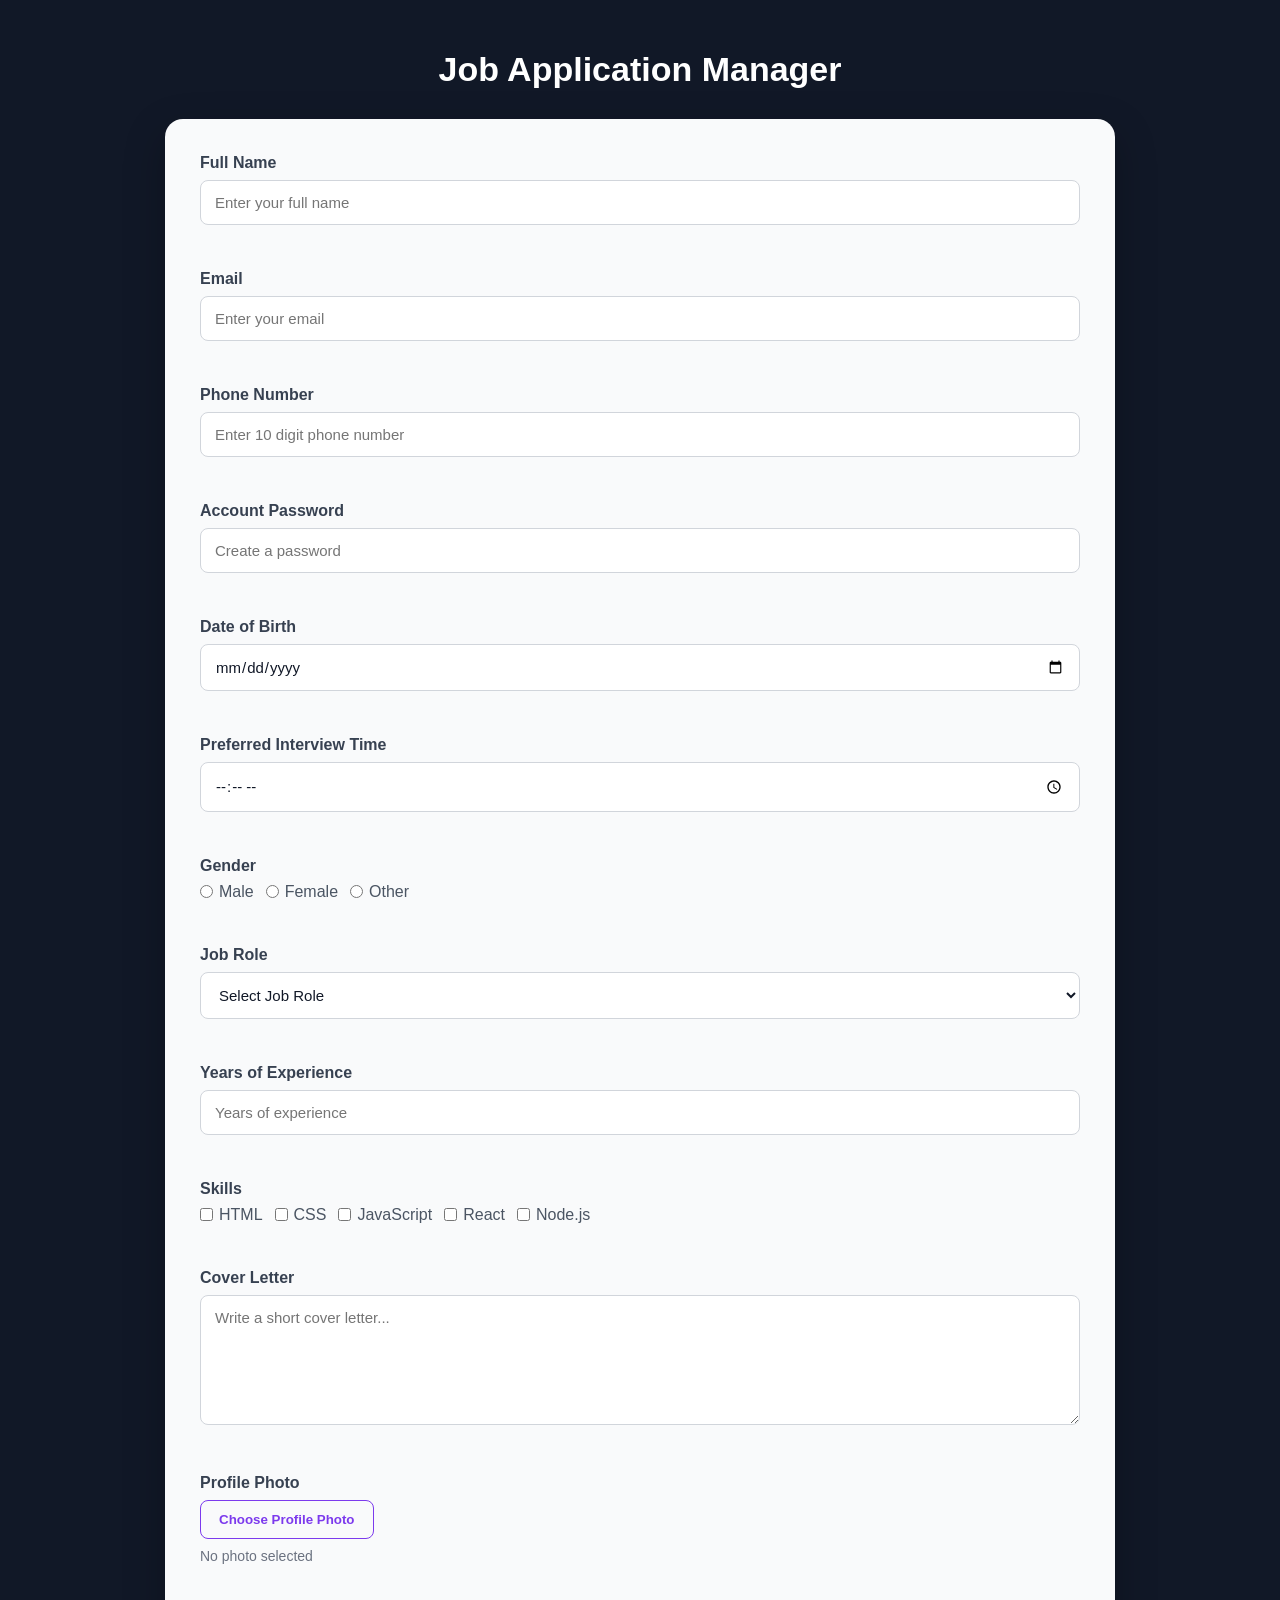
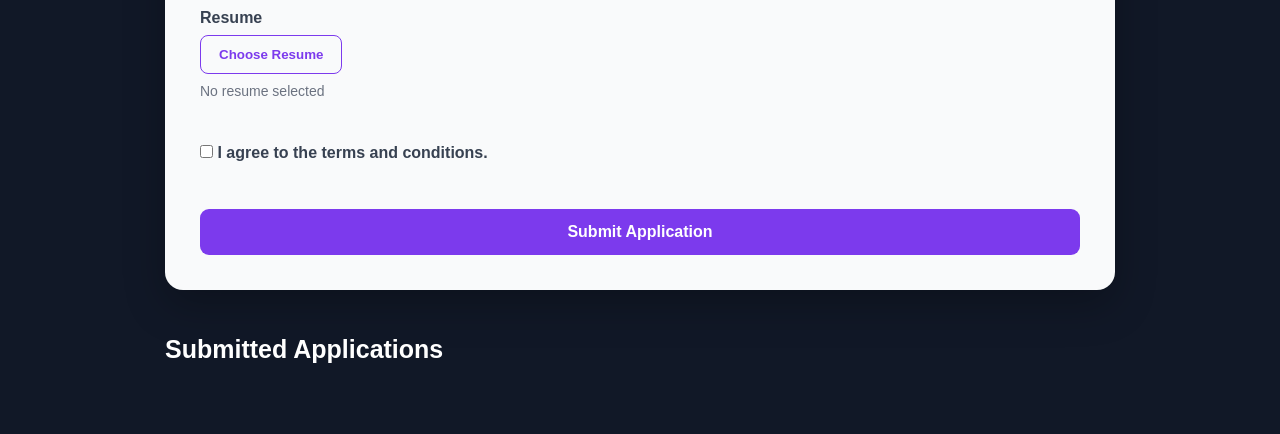
<file: JobApplicationManager/index.html>
<!DOCTYPE html>
<html lang="en">


<head>
   <meta charset="UTF-8">
   <meta
       name="viewport"
       content="width=device-width, initial-scale=1.0"
   >


   <title>Job Application Manager</title>


   <link rel="stylesheet" href="style.css">
</head>


<body>


   <div class="container">


       <h1>Job Application Manager</h1>


       <form id="applicationForm">


           <!-- NAME -->


           <div class="form-group">


               <label for="name">
                   Full Name
               </label>


               <input
                   type="text"
                   id="name"
                   placeholder="Enter your full name"
               >


               <small id="nameError"></small>


           </div>




           <!-- EMAIL -->


           <div class="form-group">


               <label for="email">
                   Email
               </label>


               <input
                   type="email"
                   id="email"
                   placeholder="Enter your email"
               >


               <small id="emailError"></small>


           </div>




           <!-- PHONE -->


           <div class="form-group">


               <label for="phone">
                   Phone Number
               </label>


               <input
                   type="text"
                   id="phone"
                   placeholder="Enter 10 digit phone number"
               >


               <small id="phoneError"></small>


           </div>




           <!-- PASSWORD -->


           <div class="form-group">


               <label for="password">
                   Account Password
               </label>


               <input
                   type="password"
                   id="password"
                   placeholder="Create a password"
               >


               <small id="passwordError"></small>


           </div>




           <!-- DOB -->


           <div class="form-group">


               <label for="dob">
                   Date of Birth
               </label>


               <input
                   type="date"
                   id="dob"
               >


               <small id="dobError"></small>


           </div>




           <!-- INTERVIEW TIME -->


           <div class="form-group">


               <label for="interviewTime">
                   Preferred Interview Time
               </label>


               <input
                   type="time"
                   id="interviewTime"
               >


               <small id="timeError"></small>


           </div>




           <!-- GENDER -->


           <div class="form-group">


               <label>
                   Gender
               </label>


               <div class="radio-group">


                   <label>
                       <input
                           type="radio"
                           name="gender"
                           value="Male"
                       >
                       Male
                   </label>


                   <label>
                       <input
                           type="radio"
                           name="gender"
                           value="Female"
                       >
                       Female
                   </label>


                   <label>
                       <input
                           type="radio"
                           name="gender"
                           value="Other"
                       >
                       Other
                   </label>


               </div>


               <small id="genderError"></small>


           </div>




           <!-- JOB ROLE -->


           <div class="form-group">


               <label for="role">
                   Job Role
               </label>


               <select id="role">


                   <option value="">
                       Select Job Role
                   </option>


                   <option value="Frontend Developer">
                       Frontend Developer
                   </option>


                   <option value="Backend Developer">
                       Backend Developer
                   </option>


                   <option value="Full Stack Developer">
                       Full Stack Developer
                   </option>


                   <option value="UI/UX Designer">
                       UI/UX Designer
                   </option>


               </select>


               <small id="roleError"></small>


           </div>




           <!-- EXPERIENCE -->


           <div class="form-group">


               <label for="experience">
                   Years of Experience
               </label>


               <input
                   type="number"
                   id="experience"
                   min="0"
                   max="40"
                   placeholder="Years of experience"
               >


               <small id="experienceError"></small>


           </div>




           <!-- SKILLS -->


           <div class="form-group">


               <label>
                   Skills
               </label>


               <div class="checkbox-group">


                   <label>
                       <input
                           type="checkbox"
                           name="skills"
                           value="HTML"
                       >
                       HTML
                   </label>


                   <label>
                       <input
                           type="checkbox"
                           name="skills"
                           value="CSS"
                       >
                       CSS
                   </label>


                   <label>
                       <input
                           type="checkbox"
                           name="skills"
                           value="JavaScript"
                       >
                       JavaScript
                   </label>


                   <label>
                       <input
                           type="checkbox"
                           name="skills"
                           value="React"
                       >
                       React
                   </label>


                   <label>
                       <input
                           type="checkbox"
                           name="skills"
                           value="Node.js"
                       >
                       Node.js
                   </label>


               </div>


               <small id="skillsError"></small>


           </div>




           <!-- COVER LETTER -->


           <div class="form-group">


               <label for="coverLetter">
                   Cover Letter
               </label>


               <textarea
                   id="coverLetter"
                   placeholder="Write a short cover letter..."
               ></textarea>


               <small id="coverLetterError"></small>


           </div>




           <!-- PROFILE PHOTO -->


           <div class="form-group">


               <label>
                   Profile Photo
               </label>


               <input
                   type="file"
                   id="profilePhoto"
                   accept="image/*"
                   hidden
               >


               <button
                   type="button"
                   id="photoButton"
                   class="secondary-button"
               >
                   Choose Profile Photo
               </button>


               <p id="photoName">
                   No photo selected
               </p>


               <small id="photoError"></small>


           </div>




           <!-- RESUME -->


           <div class="form-group">


               <label>
                   Resume
               </label>


               <input
                   type="file"
                   id="resume"
                   accept=".pdf,.doc,.docx"
                   hidden
               >


               <button
                   type="button"
                   id="resumeButton"
                   class="secondary-button"
               >
                   Choose Resume
               </button>


               <p id="resumeName">
                   No resume selected
               </p>


               <small id="resumeError"></small>


           </div>




           <!-- TERMS -->


           <div class="form-group">


               <label class="terms">


                   <input
                       type="checkbox"
                       id="terms"
                   >


                   I agree to the terms and conditions.


               </label>


               <small id="termsError"></small>


           </div>




           <button
               type="submit"
               class="submit-button"
           >
               Submit Application
           </button>


       </form>




       <!-- APPLICATIONS -->


       <h2 class="applications-heading">
           Submitted Applications
       </h2>


       <div id="applicationContainer"></div>


   </div>




   <script src="script.js"></script>


</body>


</html>
</file>
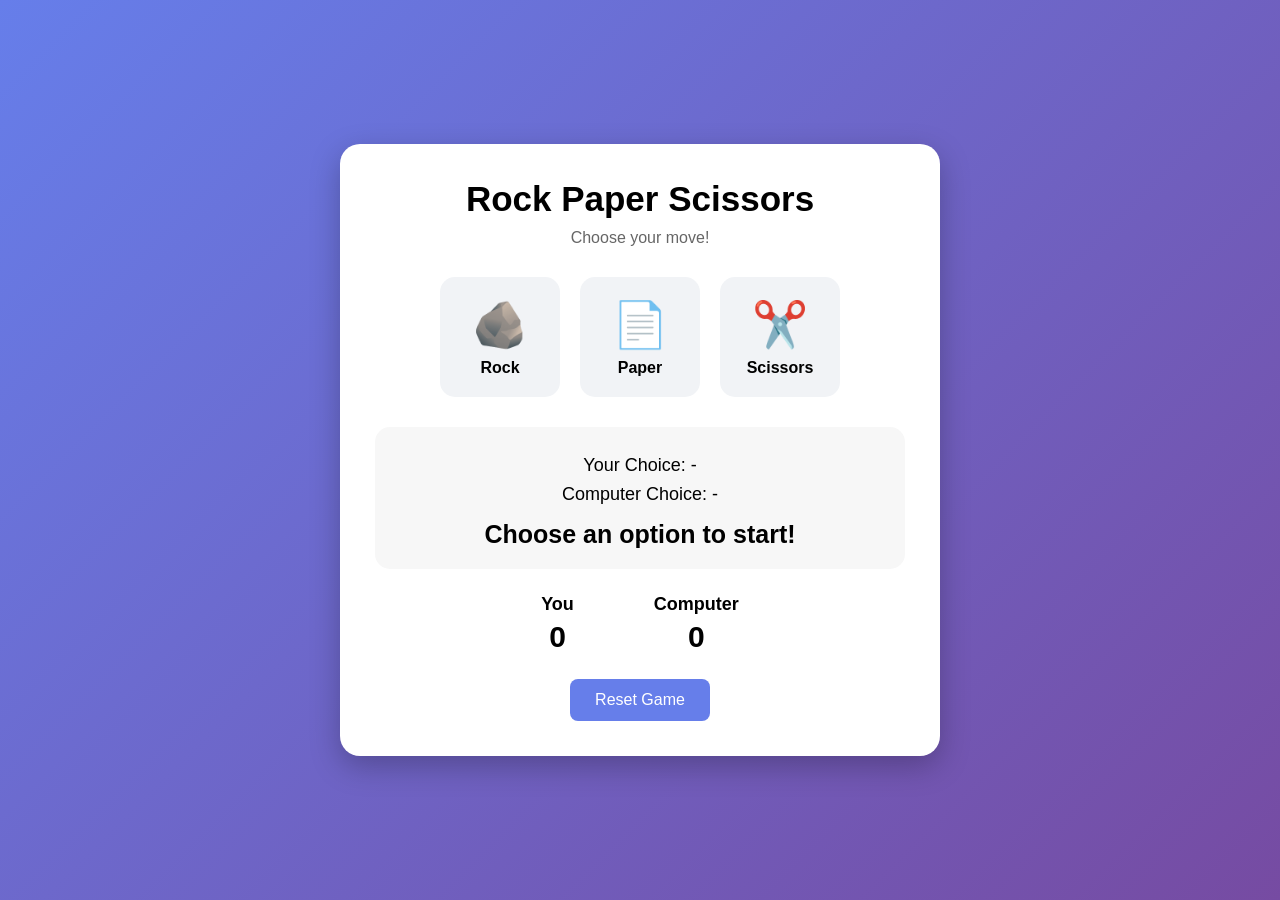
<file: Rock-Paper-Scissors/index.html>
<!DOCTYPE html>
<html lang="en">
<head>
    <meta charset="UTF-8">
    <meta name="viewport" content="width=device-width, initial-scale=1.0">
    <title>Rock Paper Scissors</title>

    <link rel="stylesheet" href="style.css">
</head>

<body>

    <div class="game-container">

        <h1>Rock Paper Scissors</h1>

        <p class="subtitle">Choose your move!</p>

        <div class="choices">

            <button class="choice" onclick="playGame('rock')">
                🪨
                <span>Rock</span>
            </button>

            <button class="choice" onclick="playGame('paper')">
                📄
                <span>Paper</span>
            </button>

            <button class="choice" onclick="playGame('scissors')">
                ✂️
                <span>Scissors</span>
            </button>

        </div>

        <div class="result-box">

            <p id="user-choice">Your Choice: -</p>

            <p id="computer-choice">Computer Choice: -</p>

            <h2 id="result">Choose an option to start!</h2>

        </div>

        <div class="score-board">

            <div>
                <h3>You</h3>
                <p id="user-score">0</p>
            </div>

            <div>
                <h3>Computer</h3>
                <p id="computer-score">0</p>
            </div>

        </div>

        <button class="reset-btn" onclick="resetGame()">
            Reset Game
        </button>

    </div>

    <script src="script.js"></script>

</body>
</html>
</file>
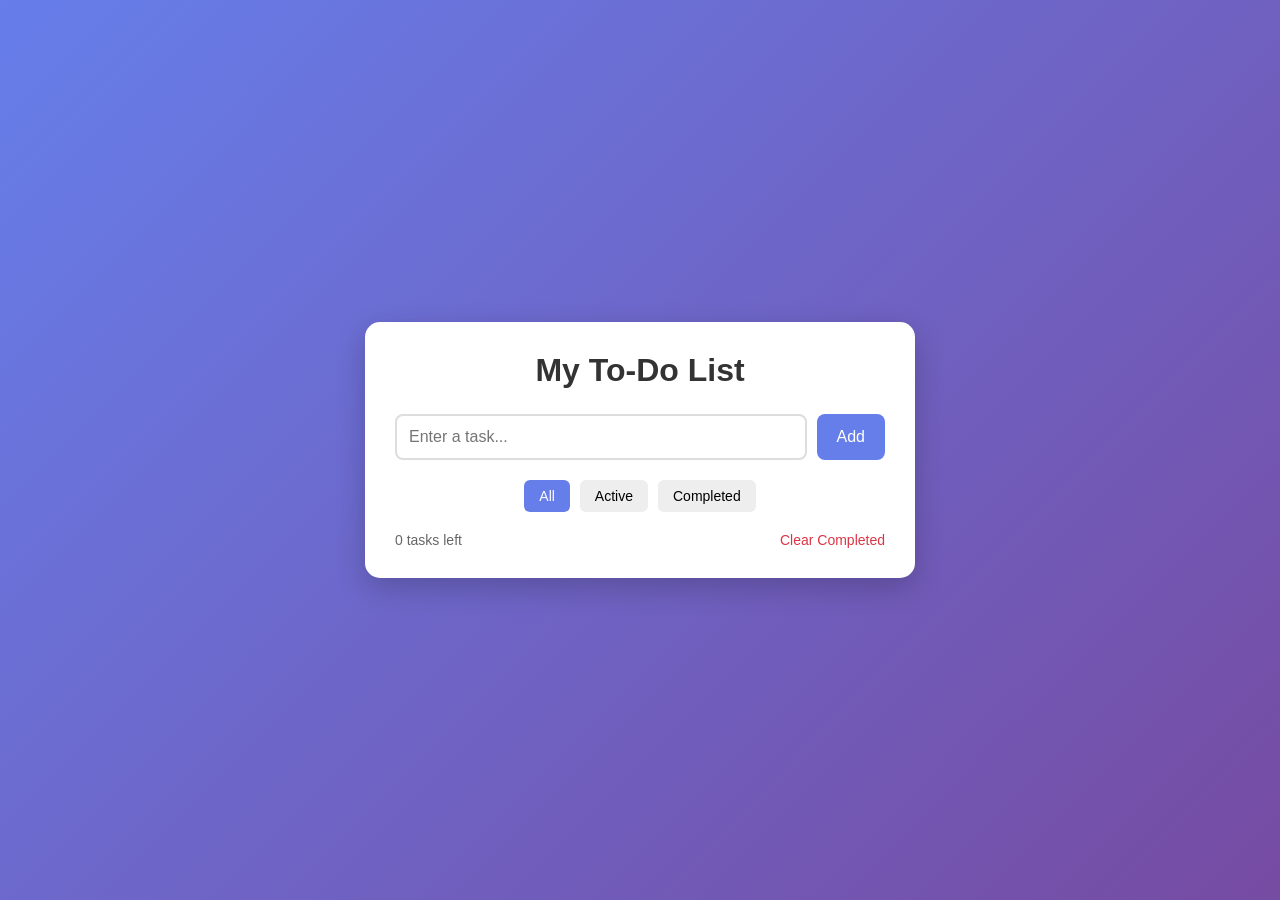
<file: To-Do-List/index.html>
<!DOCTYPE html>
<html lang="en">
<head>
    <meta charset="UTF-8">
    <meta name="viewport" content="width=device-width, initial-scale=1.0">

    <title>To-Do List</title>

    <link rel="stylesheet" href="style.css">
</head>

<body>

    <div class="container">

        <h1>My To-Do List</h1>

        <!-- Add Task -->
        <div class="input-section">
            <input
                type="text"
                id="taskInput"
                placeholder="Enter a task..."
            >

            <button id="addBtn">Add</button>
        </div>

        <!-- Filters -->
        <div class="filters">

            <button class="filter-btn active" data-filter="all">
                All
            </button>

            <button class="filter-btn" data-filter="active">
                Active
            </button>

            <button class="filter-btn" data-filter="completed">
                Completed
            </button>

        </div>

        <!-- Task List -->
        <ul id="taskList"></ul>

        <!-- Task Counter -->
        <div class="footer">

            <span id="taskCount">
                0 tasks left
            </span>

            <button id="clearCompleted">
                Clear Completed
            </button>

        </div>

    </div>

    <script src="script.js"></script>

</body>
</html>
</file>
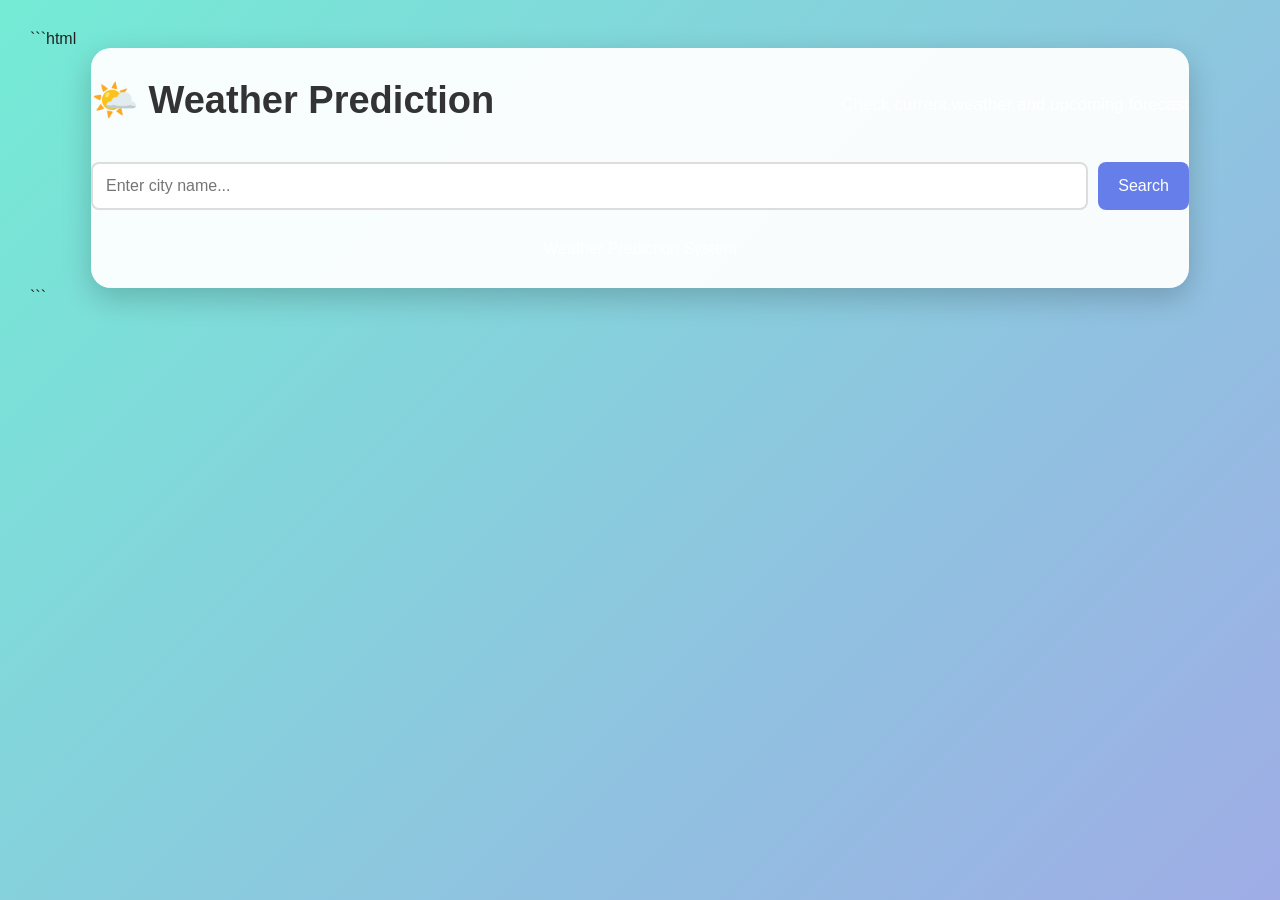
<file: Weather-App/index.html>
```html
<!DOCTYPE html>
<html lang="en">
<head>
    <meta charset="UTF-8">
    <meta name="viewport" content="width=device-width, initial-scale=1.0">

    <title>Weather Prediction</title>

    <link rel="stylesheet" href="style.css">
</head>

<body>

    <div class="container">

        <!-- Header -->
        <header>
            <h1>🌤️ Weather Prediction</h1>
            <p>Check current weather and upcoming forecast</p>
        </header>

        <!-- Search Section -->
        <section class="search-box">
            <input
                type="text"
                id="cityInput"
                placeholder="Enter city name..."
            >

            <button id="searchBtn">
                Search
            </button>
        </section>

        <!-- Loading -->
        <div id="loading" class="loading hidden">
            Loading weather data...
        </div>

        <!-- Error -->
        <div id="error" class="error hidden">
            City not found. Please try again.
        </div>

        <!-- Current Weather -->
        <section id="weatherCard" class="weather-card hidden">

            <div class="location">
                <h2 id="cityName">Kanpur</h2>
                <p id="date">Today</p>
            </div>

            <div class="main-weather">

                <div class="weather-icon" id="weatherIcon">
                    ☀️
                </div>

                <div class="temperature">
                    <span id="temperature">28</span>°C
                </div>

                <div class="condition">
                    <p id="condition">Sunny</p>
                </div>

            </div>

            <!-- Weather Details -->
            <div class="weather-details">

                <div class="detail">
                    <span>💧</span>
                    <h3>Humidity</h3>
                    <p id="humidity">65%</p>
                </div>

                <div class="detail">
                    <span>💨</span>
                    <h3>Wind Speed</h3>
                    <p id="windSpeed">12 km/h</p>
                </div>

                <div class="detail">
                    <span>🌡️</span>
                    <h3>Feels Like</h3>
                    <p id="feelsLike">29°C</p>
                </div>

                <div class="detail">
                    <span>📊</span>
                    <h3>Pressure</h3>
                    <p id="pressure">1012 hPa</p>
                </div>

            </div>

        </section>

        <!-- Forecast -->
        <section id="forecastSection" class="forecast-section hidden">

            <h2>5-Day Forecast</h2>

            <div id="forecastContainer" class="forecast-container">

                <!-- Forecast cards generated by JavaScript -->

            </div>

        </section>

        <!-- Footer -->
        <footer>
            <p>Weather Prediction System</p>
        </footer>

    </div>

    <script src="script.js"></script>

</body>
</html>
```
</file>
<file: JobApplicationManager/style.css>
* {
   margin: 0;
   padding: 0;
   box-sizing: border-box;
   font-family: Arial, Helvetica, sans-serif;
}




/* ==================================================
  PAGE
  ================================================== */


body {
   background: #111827;
   color: #1f2937;


   padding: 50px 20px;
}




/* ==================================================
  MAIN CONTAINER
  ================================================== */


.container {
   max-width: 950px;
   margin: auto;
}




/* ==================================================
  HEADING
  ================================================== */


h1 {
   color: white;
   text-align: center;


   font-size: 34px;
   margin-bottom: 30px;
}


.applications-heading {
   color: white;


   margin: 45px 0 20px;


   font-size: 25px;
}




/* ==================================================
  FORM
  ================================================== */


form {
   background: #f9fafb;


   padding: 35px;


   border-radius: 18px;


   box-shadow:
       0 15px 40px rgba(0, 0, 0, 0.25);
}




/* ==================================================
  FORM GROUP
  ================================================== */


.form-group {
   margin-bottom: 22px;
}


.form-group > label {
   display: block;


   margin-bottom: 8px;


   font-weight: 600;


   color: #374151;
}




/* ==================================================
  INPUTS
  ================================================== */


input[type="text"],
input[type="email"],
input[type="password"],
input[type="number"],
input[type="date"],
input[type="time"],
select,
textarea {


   width: 100%;


   padding: 13px 14px;


   border: 1px solid #d1d5db;


   border-radius: 8px;


   background: white;


   color: #111827;


   font-size: 15px;


   outline: none;


   transition:
       border-color 0.2s,
       box-shadow 0.2s;
}




/* Focus Effect */


input[type="text"]:focus,
input[type="email"]:focus,
input[type="password"]:focus,
input[type="number"]:focus,
input[type="date"]:focus,
input[type="time"]:focus,
select:focus,
textarea:focus {


   border-color: #7c3aed;


   box-shadow:
       0 0 0 3px rgba(124, 58, 237, 0.12);
}




/* ==================================================
  TEXTAREA
  ================================================== */


textarea {
   min-height: 130px;


   resize: vertical;
}




/* ==================================================
  RADIO + CHECKBOX
  ================================================== */


.radio-group,
.checkbox-group {


   display: flex;


   flex-wrap: wrap;


   gap: 12px;
}




.radio-group label,
.checkbox-group label,
.terms {


   font-weight: normal;


   display: flex;


   align-items: center;


   gap: 6px;


   color: #4b5563;
}




/* ==================================================
  CUSTOM CHECKBOX / RADIO ACCENT
  ================================================== */


input[type="radio"],
input[type="checkbox"] {


   accent-color: #7c3aed;


}




/* ==================================================
  FILE BUTTONS
  ================================================== */


.secondary-button {


   padding: 11px 18px;


   border: 1px solid #7c3aed;


   border-radius: 8px;


   background: transparent;


   color: #7c3aed;


   font-weight: 600;


   cursor: pointer;


   transition:
       background 0.2s,
       color 0.2s;
}




.secondary-button:hover {


   background: #7c3aed;


   color: white;


}




/* ==================================================
  FILE NAME
  ================================================== */


#photoName,
#resumeName {


   margin-top: 9px;


   color: #6b7280;


   font-size: 14px;
}




/* ==================================================
  ERROR MESSAGE
  ================================================== */


small {


   display: block;


   margin-top: 6px;


   color: #dc2626;


   min-height: 17px;


   font-size: 13px;
}




/* ==================================================
  SUBMIT BUTTON
  ================================================== */


.submit-button {


   width: 100%;


   padding: 14px;


   border: none;


   border-radius: 9px;


   background: #7c3aed;


   color: white;


   font-size: 16px;


   font-weight: 600;


   cursor: pointer;


   transition:
       background 0.2s,
       transform 0.2s;
}




.submit-button:hover {


   background: #6d28d9;


   transform: translateY(-1px);


}




/* ==================================================
  APPLICATION GRID
  ================================================== */


#applicationContainer {


   display: grid;


   grid-template-columns:
       repeat(auto-fit, minmax(300px, 1fr));


   gap: 22px;
}




/* ==================================================
  APPLICATION CARD
  ================================================== */


.application-card {


   background: #f9fafb;


   padding: 24px;


   border-radius: 16px;


   border-top: 5px solid #7c3aed;


   box-shadow:
       0 10px 25px rgba(0, 0, 0, 0.18);


   transition:
       transform 0.2s,
       box-shadow 0.2s;
}




.application-card:hover {


   transform: translateY(-5px);


   box-shadow:
       0 15px 30px rgba(0, 0, 0, 0.25);
}




/* ==================================================
  PROFILE PHOTO
  ================================================== */


.profile-photo {


   width: 105px;


   height: 105px;


   object-fit: cover;


   border-radius: 50%;


   display: block;


   margin: 0 auto 16px;


   border: 4px solid #ede9fe;


}




/* ==================================================
  CARD HEADING
  ================================================== */


.application-card h3 {


   text-align: center;


   color: #111827;


   font-size: 21px;


   margin-bottom: 18px;


}




/* ==================================================
  CARD DETAILS
  ================================================== */


.application-card p {


   margin: 9px 0;


   color: #4b5563;


   line-height: 1.5;
}




.application-card strong {


   color: #1f2937;


}




/* ==================================================
  RESUME LINK
  ================================================== */


.application-card a {


   color: #7c3aed;


   font-weight: 600;


   text-decoration: none;


   word-break: break-word;
}




.application-card a:hover {


   text-decoration: underline;


}




/* ==================================================
  SKILLS
  ================================================== */


.skills {


   display: flex;


   flex-wrap: wrap;


   gap: 7px;


   margin-top: 9px;


}




.skill {


   background: #ede9fe;


   color: #6d28d9;


   padding: 6px 10px;


   border-radius: 20px;


   font-size: 12px;


   font-weight: 600;
}




/* ==================================================
  DELETE BUTTON
  ================================================== */


.delete-button {


   width: 100%;


   margin-top: 18px;


   padding: 10px;


   border: none;


   border-radius: 8px;


   background: #fee2e2;


   color: #dc2626;


   font-weight: 600;


   cursor: pointer;


   transition:
       background 0.2s,
       color 0.2s;
}




.delete-button:hover {


   background: #dc2626;


   color: white;


}




/* ==================================================
  RESPONSIVE
  ================================================== */


@media (max-width: 600px) {


   body {


       padding: 25px 12px;


   }




   form {


       padding: 22px;


       border-radius: 12px;


   }




   h1 {


       font-size: 27px;


   }




   .radio-group,
   .checkbox-group {


       flex-direction: column;


       gap: 10px;


   }




   #applicationContainer {


       grid-template-columns: 1fr;


   }


}
</file>
<file: Rock-Paper-Scissors/style.css>
* {
    margin: 0;
    padding: 0;
    box-sizing: border-box;
}

body {
    font-family: Arial, sans-serif;
    min-height: 100vh;

    display: flex;
    justify-content: center;
    align-items: center;

    background: linear-gradient(135deg, #667eea, #764ba2);
}

.game-container {
    width: 90%;
    max-width: 600px;

    background: white;

    padding: 35px;
    border-radius: 20px;

    text-align: center;

    box-shadow: 0 10px 30px rgba(0, 0, 0, 0.25);
}

h1 {
    font-size: 35px;
    margin-bottom: 10px;
}

.subtitle {
    color: #666;
    margin-bottom: 30px;
}

.choices {
    display: flex;
    justify-content: center;
    gap: 20px;

    margin-bottom: 30px;
}

.choice {
    width: 120px;
    height: 120px;

    border: none;
    border-radius: 15px;

    background: #f1f3f6;

    cursor: pointer;

    font-size: 45px;

    transition: 0.3s;
}

.choice span {
    display: block;

    font-size: 16px;
    font-weight: bold;

    margin-top: 8px;
}

.choice:hover {
    transform: translateY(-8px);
    background: #667eea;
}

.result-box {
    background: #f7f7f7;

    padding: 20px;

    border-radius: 15px;

    margin-bottom: 25px;
}

.result-box p {
    margin: 8px 0;

    font-size: 18px;
}

#result {
    margin-top: 15px;

    font-size: 25px;
}

.score-board {
    display: flex;
    justify-content: center;
    gap: 80px;

    margin-bottom: 25px;
}

.score-board h3 {
    font-size: 18px;
    margin-bottom: 5px;
}

.score-board p {
    font-size: 30px;
    font-weight: bold;
}

.reset-btn {
    border: none;

    padding: 12px 25px;

    border-radius: 8px;

    background: #667eea;
    color: white;

    font-size: 16px;

    cursor: pointer;

    transition: 0.3s;
}

.reset-btn:hover {
    background: #4c63d2;
}

@media (max-width: 500px) {

    .game-container {
        padding: 25px 15px;
    }

    h1 {
        font-size: 28px;
    }

    .choices {
        gap: 10px;
    }

    .choice {
        width: 90px;
        height: 90px;
        font-size: 32px;
    }

    .choice span {
        font-size: 13px;
    }

    .score-board {
        gap: 50px;
    }
}
</file>
<file: To-Do-List/style.css>
* {
    margin: 0;
    padding: 0;
    box-sizing: border-box;
}

body {
    font-family: Arial, sans-serif;
    background: linear-gradient(135deg, #667eea, #764ba2);

    min-height: 100vh;

    display: flex;
    justify-content: center;
    align-items: center;

    padding: 20px;
}

.container {
    width: 100%;
    max-width: 550px;

    background: white;

    padding: 30px;

    border-radius: 15px;

    box-shadow: 0 10px 30px rgba(0, 0, 0, 0.2);
}

h1 {
    text-align: center;

    margin-bottom: 25px;

    color: #333;
}

/* Input Section */

.input-section {
    display: flex;

    gap: 10px;

    margin-bottom: 20px;
}

#taskInput {
    flex: 1;

    padding: 12px;

    border: 2px solid #ddd;

    border-radius: 8px;

    font-size: 16px;

    outline: none;
}

#taskInput:focus {
    border-color: #667eea;
}

#addBtn {
    padding: 12px 20px;

    border: none;

    border-radius: 8px;

    background: #667eea;

    color: white;

    font-size: 16px;

    cursor: pointer;
}

#addBtn:hover {
    background: #5568d8;
}

/* Filters */

.filters {
    display: flex;

    justify-content: center;

    gap: 10px;

    margin-bottom: 20px;
}

.filter-btn {
    padding: 8px 15px;

    border: none;

    border-radius: 6px;

    background: #eee;

    cursor: pointer;

    font-size: 14px;
}

.filter-btn.active {
    background: #667eea;

    color: white;
}

/* Task List */

#taskList {
    list-style: none;
}

/* Task */

.task {
    display: flex;

    align-items: center;

    justify-content: space-between;

    gap: 10px;

    padding: 12px;

    margin-bottom: 10px;

    background: #f7f7f7;

    border-radius: 8px;
}

.task-left {
    display: flex;

    align-items: center;

    gap: 10px;

    flex: 1;
}

.task-left span {
    word-break: break-word;

    font-size: 16px;
}

/* Completed Task */

.task.completed span {
    text-decoration: line-through;

    color: #999;
}

/* Buttons */

.task-actions {
    display: flex;

    gap: 5px;
}

.edit-btn,
.delete-btn {
    border: none;

    padding: 7px 10px;

    border-radius: 5px;

    cursor: pointer;
}

.edit-btn {
    background: #ffc107;

    color: white;
}

.delete-btn {
    background: #dc3545;

    color: white;
}

/* Footer */

.footer {
    display: flex;

    justify-content: space-between;

    align-items: center;

    margin-top: 20px;

    font-size: 14px;

    color: #666;
}

#clearCompleted {
    border: none;

    background: none;

    color: #dc3545;

    cursor: pointer;

    font-size: 14px;
}

#clearCompleted:hover {
    text-decoration: underline;
}

/* Responsive */

@media (max-width: 500px) {

    .container {
        padding: 20px;
    }

    .input-section {
        flex-direction: column;
    }

    #addBtn {
        width: 100%;
    }

    .filters {
        flex-wrap: wrap;
    }

    .footer {
        flex-direction: column;

        gap: 10px;
    }
}
</file>
<file: Weather-App/style.css>
* {
    margin: 0;
    padding: 0;
    box-sizing: border-box;
}


body {
    font-family: Arial, sans-serif;

    min-height: 100vh;

    background: linear-gradient(
        135deg,
        #74ebd5,
        #9face6
    );

    padding: 30px;

    transition: 0.3s;
}


.container {
    width: 100%;
    max-width: 900px;

    margin: auto;

    background: rgba(255, 255, 255, 0.95);

    padding: 30px;

    border-radius: 20px;

    box-shadow: 0 10px 30px rgba(0,0,0,0.2);
}


/* Header */

header {
    display: flex;

    justify-content: space-between;

    align-items: center;

    margin-bottom: 25px;
}


header h1 {
    color: #333;
}


#themeBtn {
    border: none;

    background: #eee;

    width: 40px;

    height: 40px;

    border-radius: 50%;

    cursor: pointer;

    font-size: 18px;
}


/* Search */

.search-box {
    display: flex;

    gap: 10px;

    margin-bottom: 15px;
}


#cityInput {
    flex: 1;

    padding: 13px;

    border: 2px solid #ddd;

    border-radius: 8px;

    font-size: 16px;

    outline: none;
}


#cityInput:focus {
    border-color: #667eea;
}


#searchBtn {
    padding: 13px 20px;

    border: none;

    border-radius: 8px;

    background: #667eea;

    color: white;

    cursor: pointer;

    font-size: 16px;
}


#searchBtn:hover {
    background: #5568d8;
}


/* Location */

.location-btn {
    width: 100%;

    padding: 12px;

    border: none;

    border-radius: 8px;

    background: #28a745;

    color: white;

    cursor: pointer;

    font-size: 15px;

    margin-bottom: 20px;
}


/* Loading */

#loading {
    display: none;

    text-align: center;

    color: #667eea;

    margin: 15px;
}


/* Error */

#error {
    display: none;

    text-align: center;

    color: #dc3545;

    margin: 15px;
}


/* Current Weather */

.current-weather {
    text-align: center;

    padding: 25px;

    background: #f5f7ff;

    border-radius: 15px;
}


#cityName {
    font-size: 28px;

    color: #333;
}


#date {
    color: #777;

    margin: 5px 0 20px;
}


/* Main Weather */

.weather-main {
    display: flex;

    justify-content: center;

    align-items: center;

    gap: 20px;

    margin-bottom: 25px;
}


#weatherIcon {
    font-size: 70px;
}


#temperature {
    font-size: 48px;

    color: #333;
}


#condition {
    font-size: 20px;

    color: #666;

    text-transform: capitalize;
}


/* Details */

.details {
    display: grid;

    grid-template-columns: repeat(4, 1fr);

    gap: 15px;

    margin-top: 20px;
}


.detail-box {
    background: white;

    padding: 15px;

    border-radius: 10px;

    box-shadow: 0 3px 10px rgba(0,0,0,0.08);
}


.detail-box span {
    font-size: 25px;
}


.detail-box p {
    margin: 7px 0;

    color: #777;

    font-size: 14px;
}


.detail-box strong {
    font-size: 18px;

    color: #333;
}


/* Sunrise Sunset */

.sun-info {
    display: flex;

    justify-content: space-around;

    margin-top: 25px;

    padding-top: 20px;

    border-top: 1px solid #ddd;
}


.sun-info div {
    display: flex;

    flex-direction: column;

    gap: 5px;

    font-size: 18px;
}


.sun-info span {
    color: #777;

    font-size: 14px;
}


.sun-info strong {
    color: #333;
}


/* Forecast */

.forecast-section {
    margin-top: 30px;
}


.forecast-section h2,
.recent-section h2 {
    margin-bottom: 15px;

    color: #333;
}


.forecast {
    display: grid;

    grid-template-columns: repeat(5, 1fr);

    gap: 12px;
}


.forecast-card {
    background: #f5f7ff;

    padding: 15px;

    border-radius: 10px;

    text-align: center;
}


.forecast-card .icon {
    font-size: 35px;

    margin: 10px 0;
}


.forecast-card .temp {
    font-weight: bold;

    font-size: 18px;

    margin-bottom: 5px;
}


.forecast-card .description {
    color: #777;

    font-size: 13px;

    text-transform: capitalize;
}


/* Recent Searches */

.recent-section {
    margin-top: 30px;
}


#recentSearches {
    display: flex;

    flex-wrap: wrap;

    gap: 10px;
}


.recent-city {
    padding: 8px 15px;

    background: #eee;

    border-radius: 20px;

    cursor: pointer;
}


.recent-city:hover {
    background: #667eea;

    color: white;
}


/* Dark Mode */

body.dark {
    background: linear-gradient(
        135deg,
        #141e30,
        #243b55
    );
}


body.dark .container {
    background: #1e1e1e;

    color: white;
}


body.dark h1,
body.dark h2,
body.dark #cityName,
body.dark #temperature,
body.dark .detail-box strong,
body.dark .sun-info strong {
    color: white;
}


body.dark .current-weather,
body.dark .forecast-card {
    background: #2b2b2b;
}


body.dark .detail-box {
    background: #333;
}


body.dark #date,
body.dark #condition,
body.dark .detail-box p,
body.dark .sun-info span {
    color: #bbb;
}


/* Responsive */

@media (max-width: 700px) {

    body {
        padding: 15px;
    }


    .container {
        padding: 20px;
    }


    .details {
        grid-template-columns: repeat(2, 1fr);
    }


    .forecast {
        grid-template-columns: repeat(2, 1fr);
    }

}


@media (max-width: 450px) {

    .search-box {
        flex-direction: column;
    }


    #searchBtn {
        width: 100%;
    }


    .weather-main {
        flex-direction: column;

        gap: 5px;
    }


    #temperature {
        font-size: 40px;
    }


    .forecast {
        grid-template-columns: 1fr;
    }

}






























* {
    margin: 0;
    padding: 0;
    box-sizing: border-box;
}

body {
    font-family: Arial, sans-serif;
    min-height: 100vh;
    background: linear-gradient(135deg, #74ebd5, #9face6);
    color: #222;
}

/* Main Container */

.container {
    width: 90%;
    max-width: 1100px;
    margin: auto;
    padding: 30px 0;
}

/* Header */

header {
    text-align: center;
    color: white;
    margin-bottom: 30px;
}

header h1 {
    font-size: 38px;
    margin-bottom: 10px;
}

header p {
    font-size: 17px;
}

/* Search */

.search-box {
    display: flex;
    justify-content: center;
    gap: 10px;
    margin-bottom: 25px;
}

.search-box input {
    width: 400px;
    padding: 14px 18px;
    border: none;
    border-radius: 10px;
    outline: none;
    font-size: 16px;
}

.search-box button {
    padding: 14px 25px;
    border: none;
    border-radius: 10px;
    background: #222;
    color: white;
    font-size: 16px;
    cursor: pointer;
    transition: 0.3s;
}

.search-box button:hover {
    background: #444;
    transform: translateY(-2px);
}

/* Weather Card */

.weather-card {
    background: rgba(255, 255, 255, 0.95);
    border-radius: 20px;
    padding: 30px;
    box-shadow: 0 10px 30px rgba(0, 0, 0, 0.15);
    margin-bottom: 30px;
}

.location {
    text-align: center;
    margin-bottom: 20px;
}

.location h2 {
    font-size: 30px;
}

.location p {
    color: #666;
    margin-top: 5px;
}

/* Main Weather */

.main-weather {
    text-align: center;
    margin: 20px 0;
}

.weather-icon {
    font-size: 70px;
    margin-bottom: 10px;
}

.temperature {
    font-size: 60px;
    font-weight: bold;
}

.condition p {
    font-size: 20px;
    color: #555;
    margin-top: 8px;
}

/* Weather Details */

.weather-details {
    display: grid;
    grid-template-columns: repeat(4, 1fr);
    gap: 15px;
    margin-top: 30px;
}

.detail {
    background: #f5f7fa;
    padding: 20px;
    border-radius: 12px;
    text-align: center;
}

.detail span {
    font-size: 28px;
}

.detail h3 {
    font-size: 15px;
    margin: 10px 0;
    color: #555;
}

.detail p {
    font-size: 18px;
    font-weight: bold;
}

/* Forecast */

.forecast-section {
    background: rgba(255, 255, 255, 0.95);
    padding: 25px;
    border-radius: 20px;
    box-shadow: 0 10px 30px rgba(0, 0, 0, 0.15);
}

.forecast-section h2 {
    text-align: center;
    margin-bottom: 20px;
}

.forecast-container {
    display: grid;
    grid-template-columns: repeat(5, 1fr);
    gap: 15px;
}

.forecast-card {
    background: #f5f7fa;
    padding: 20px 10px;
    border-radius: 12px;
    text-align: center;
}

.forecast-card h3 {
    font-size: 15px;
    margin-bottom: 10px;
}

.forecast-card .icon {
    font-size: 35px;
    margin: 10px 0;
}

.forecast-card .temp {
    font-size: 18px;
    font-weight: bold;
}

/* Loading */

.loading {
    text-align: center;
    color: white;
    font-size: 18px;
    margin: 20px;
}

/* Error */

.error {
    background: #ffdddd;
    color: #b30000;
    padding: 12px;
    text-align: center;
    border-radius: 8px;
    margin-bottom: 20px;
}

/* Utility */

.hidden {
    display: none;
}

/* Footer */

footer {
    text-align: center;
    color: white;
    margin-top: 30px;
}

/* Responsive */

@media (max-width: 768px) {

    header h1 {
        font-size: 30px;
    }

    .search-box {
        flex-direction: column;
    }

    .search-box input {
        width: 100%;
    }

    .weather-details {
        grid-template-columns: repeat(2, 1fr);
    }

    .forecast-container {
        grid-template-columns: repeat(2, 1fr);
    }
}

@media (max-width: 480px) {

    .container {
        width: 94%;
    }

    .weather-card {
        padding: 20px;
    }

    .temperature {
        font-size: 48px;
    }

    .weather-details {
        grid-template-columns: 1fr;
    }

    .forecast-container {
        grid-template-columns: 1fr;
    }
}
</file>
